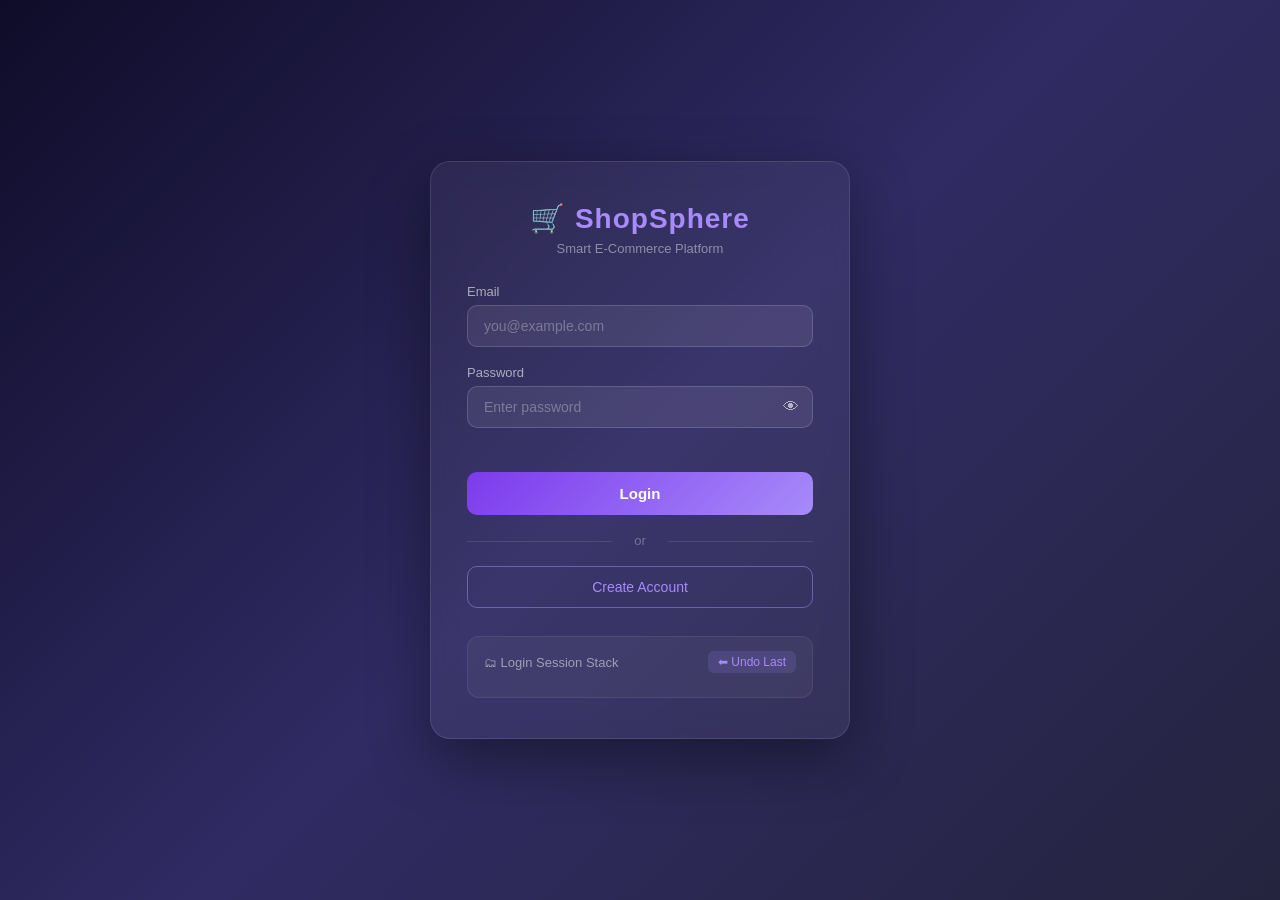
<file: E-COMMERCE/frontend/index.html>
<!DOCTYPE html>
<html lang="en">
<head>
  <meta charset="UTF-8" />
  <meta name="viewport" content="width=device-width, initial-scale=1.0"/>
  <title>ShopSphere – Login</title>
  <link rel="stylesheet" href="style.css" />
</head>
<body>
  <div class="container">
    <div class="card">
      <div class="logo">🛒 ShopSphere</div>
      <p class="tagline">Smart E-Commerce Platform</p>

      <form id="loginForm">
        <div class="input-group">
          <label for="email">Email</label>
          <input type="email" id="email" placeholder="you@example.com" required />
        </div>
        <div class="input-group">
          <label for="password">Password</label>
          <input type="password" id="password" placeholder="Enter password" required />
          <span class="toggle-pass" onclick="togglePassword('password')">👁</span>
        </div>
        <div id="errorMsg" class="error-msg"></div>
        <button type="submit" class="btn-login" id="loginBtn">Login</button>
      </form>

      <div class="divider">or</div>
      <button class="btn-register" onclick="window.location.href='register.html'">Create Account</button>

      <div class="session-panel">
        <div class="session-header">
          <span>🗂 Login Session Stack</span>
          <button class="btn-undo" onclick="undoLogin()">⬅ Undo Last</button>
        </div>
        <ul id="sessionStack"></ul>
      </div>
    </div>
  </div>
  <script src="app.js"></script>
</body>
</html>
</file>
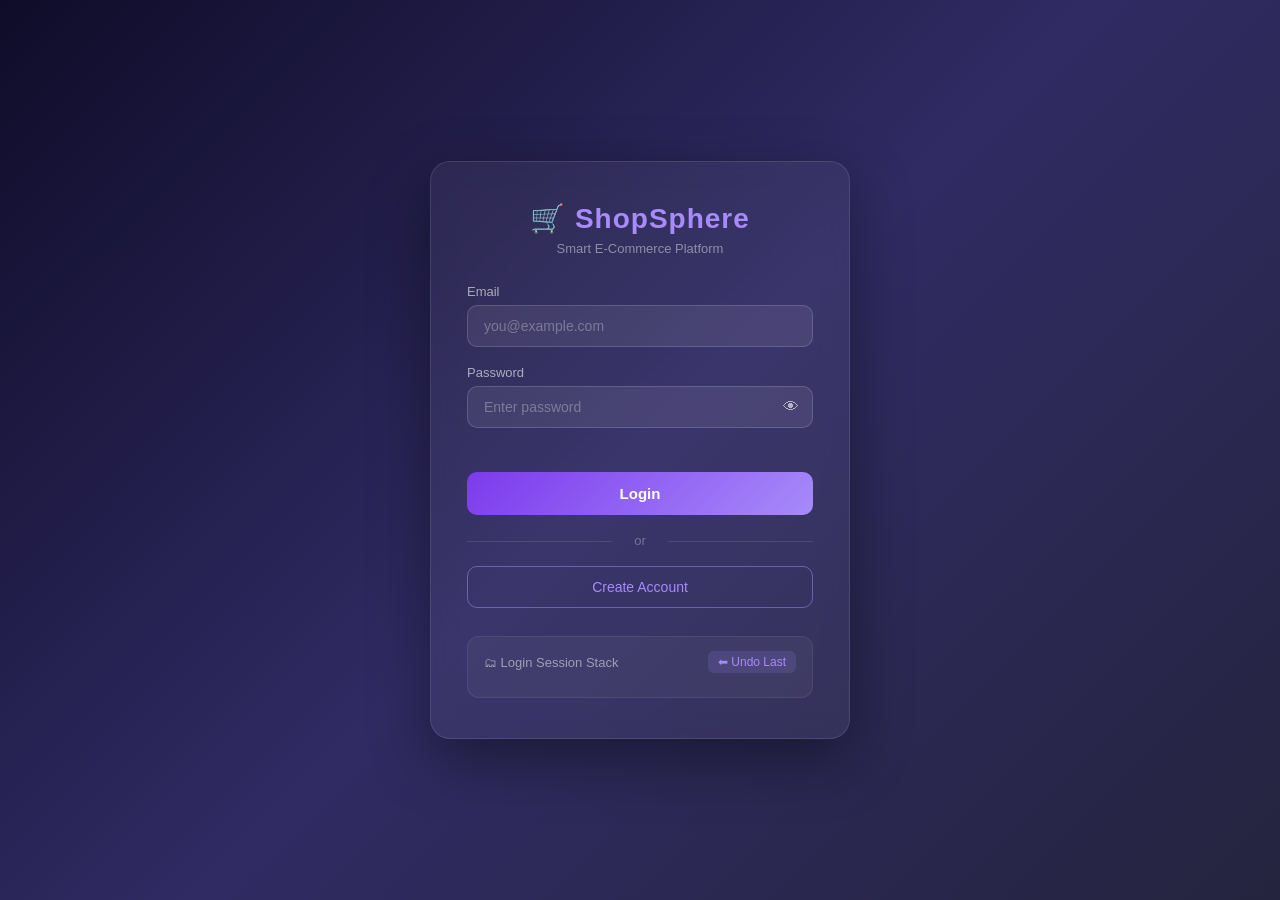
<file: E-COMMERCE/frontend/cart.html>
<!DOCTYPE html>
<html lang="en">
<head>
  <meta charset="UTF-8"/>
  <meta name="viewport" content="width=device-width, initial-scale=1.0"/>
  <title>ShopSphere – My Cart</title>
  <link rel="stylesheet" href="style.css"/>
  <link rel="stylesheet" href="https://cdnjs.cloudflare.com/ajax/libs/font-awesome/6.5.0/css/all.min.css"/>
</head>
<body class="dashboard-body">

  <!-- NAVBAR -->
  <nav class="navbar">
    <div class="nav-logo">🛒 ShopSphere</div>
    <div class="nav-search">
      <i class="fa fa-search"></i>
      <input type="text" placeholder="Search clothes, brands..."/>
    </div>
    <div class="nav-links">
      <a href="dashboard.html" class="nav-link"><i class="fa fa-house"></i> Home</a>
      <a href="dashboard.html#products" class="nav-link"><i class="fa fa-shirt"></i> Products</a>
      <a href="cart.html" class="nav-link active">
        <i class="fa fa-cart-shopping"></i> Cart
        <span class="badge" id="cartBadge">0</span>
      </a>
      <a href="#" class="nav-link"><i class="fa fa-heart"></i> Wishlist</a>
      <a href="#" class="nav-link"><i class="fa fa-box"></i> Orders</a>
    </div>
    <div class="nav-user">
      <div class="avatar" id="avatarCircle">U</div>
      <span id="userGreeting">Hello, User</span>
      <button class="btn-logout" onclick="logout()"><i class="fa fa-right-from-bracket"></i> Logout</button>
    </div>
  </nav>

  <!-- CART PAGE -->
  <div class="cart-page">

    <div class="cart-header">
      <h1><i class="fa fa-cart-shopping"></i> My Cart</h1>
      <div class="cart-actions">
        <button class="btn-undo-cart" onclick="undoRemove()">
          <i class="fa fa-rotate-left"></i> Undo Remove
        </button>
        <button class="btn-clear-cart" onclick="clearCart()">
          <i class="fa fa-trash"></i> Clear Cart
        </button>
      </div>
    </div>

    <!-- DS INFO BOX -->
    <div class="ds-info">
      <span>📊 Data Structure: <strong>ArrayList</strong> (add/view) + <strong>Stack</strong> (undo remove)</span>
    </div>

    <div class="cart-layout">

      <!-- CART ITEMS -->
      <div class="cart-items" id="cartItems">
        <div class="cart-empty" id="cartEmpty">
          <i class="fa fa-cart-shopping"></i>
          <p>Your cart is empty</p>
          <a href="dashboard.html" class="btn-shop">Continue Shopping →</a>
        </div>
      </div>

      <!-- ORDER SUMMARY -->
      <div class="cart-summary">
        <h2>Order Summary</h2>
        <div class="summary-row"><span>Items (<span id="itemCount">0</span>)</span><span id="subtotal">₹0</span></div>
        <div class="summary-row"><span>Shipping</span><span id="shipping" class="green">FREE</span></div>
        <div class="summary-row"><span>Discount</span><span id="discount" class="green">-₹0</span></div>
        <div class="summary-divider"></div>
        <div class="summary-row total"><span>Total</span><span id="total">₹0</span></div>
        <button class="btn-checkout" onclick="checkout()">
          <i class="fa fa-lock"></i> Proceed to Checkout
        </button>
        <a href="dashboard.html" class="continue-link">← Continue Shopping</a>

        <!-- STACK VISUALIZER -->
        <div class="stack-box">
          <div class="stack-title"><i class="fa fa-layer-group"></i> Undo Stack (removed items)</div>
          <ul id="undoStackList"><li class="stack-empty">Stack is empty</li></ul>
        </div>
      </div>

    </div>
  </div>

  <div class="toast" id="toast"></div>
  <script src="cart.js"></script>
</body>
</html>
</file>
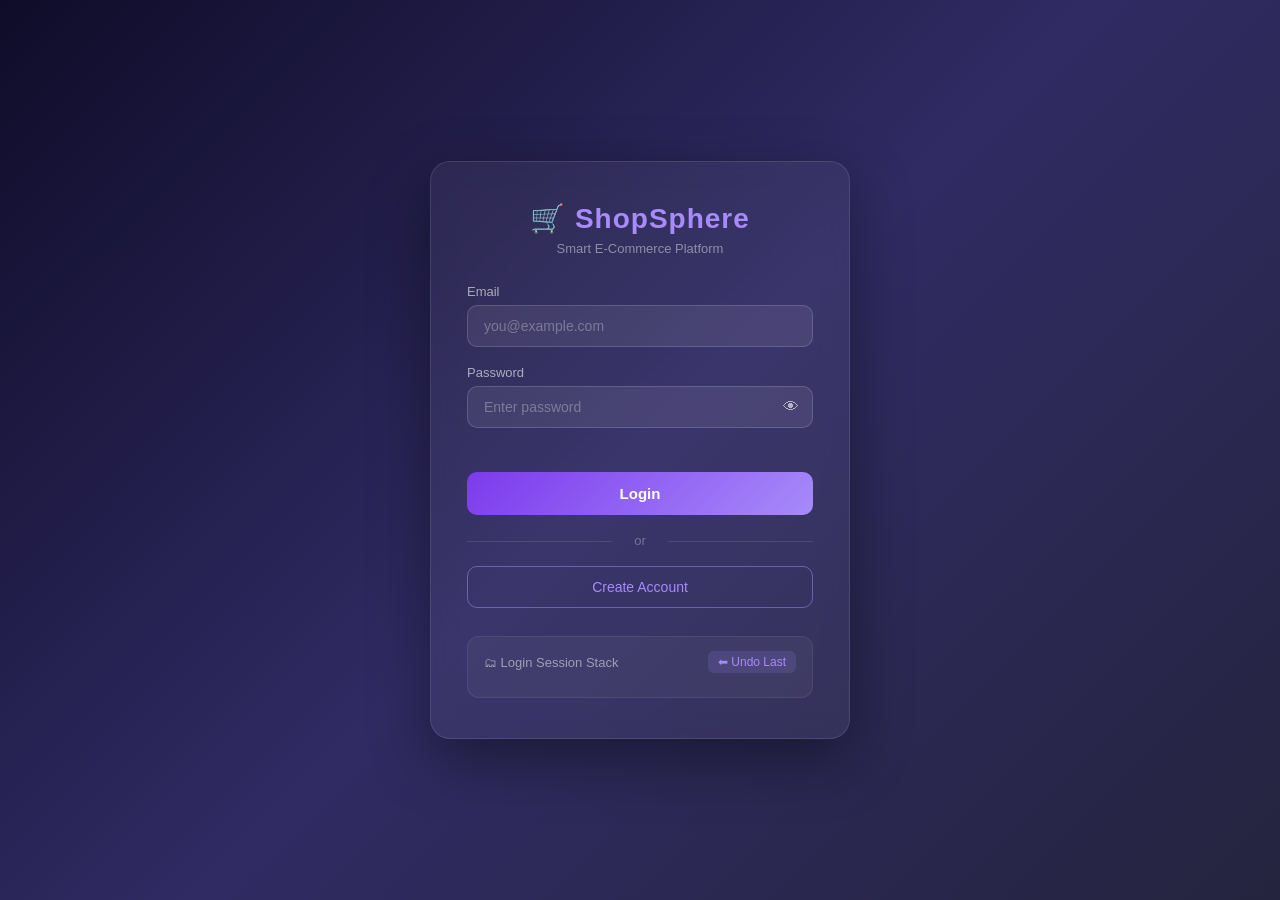
<file: E-COMMERCE/frontend/dashboard.html>
<!DOCTYPE html>
<html lang="en">
<head>
  <meta charset="UTF-8" />
  <meta name="viewport" content="width=device-width, initial-scale=1.0"/>
  <title>ShopSphere – Dashboard</title>
  <link rel="stylesheet" href="style.css" />
  <link rel="stylesheet" href="https://cdnjs.cloudflare.com/ajax/libs/font-awesome/6.5.0/css/all.min.css"/>
</head>
<body class="dashboard-body">

  <!-- ── NAVBAR ── -->
  <nav class="navbar">
    <div class="nav-logo">🛒 ShopSphere</div>

    <div class="nav-search">
      <i class="fa fa-search"></i>
      <input type="text" placeholder="Search clothes, brands..." />
    </div>

    <div class="nav-links">
      <a href="#home"       class="nav-link active"><i class="fa fa-house"></i> Home</a>
      <a href="#categories" class="nav-link"><i class="fa fa-list"></i> Categories</a>
      <a href="#products"   class="nav-link"><i class="fa fa-shirt"></i> Products</a>
      <a href="#"           class="nav-link"><i class="fa fa-heart"></i> Wishlist</a>
      <a href="cart.html" class="nav-link">
        <i class="fa fa-cart-shopping"></i> Cart
        <span class="badge" id="cartBadge">0</span>
      </a>
      <a href="#" class="nav-link"><i class="fa fa-box"></i> Orders</a>
    </div>

    <div class="nav-user">
      <div class="avatar" id="avatarCircle">D</div>
      <span id="userGreeting">Hello, User</span>
      <button class="btn-logout" onclick="logout()"><i class="fa fa-right-from-bracket"></i> Logout</button>
    </div>
  </nav>

  <!-- ── HERO BANNER ── -->
  <section class="hero" id="home">
    <div class="hero-content">
      <span class="hero-badge">New Arrivals 2025</span>
      <h1>Style That Speaks <span>For You</span></h1>
      <p>Discover premium fashion collections — Tops, Dresses, Ethnic wear & more at unbeatable prices.</p>
      <div class="hero-btns">
        <button class="btn-shop" onclick="document.getElementById('products').scrollIntoView({behavior:'smooth'})">Shop Now →</button>
        <button class="btn-outline" onclick="document.getElementById('categories').scrollIntoView({behavior:'smooth'})">Browse Categories</button>
      </div>
      <div class="hero-stats">
        <div class="stat"><strong>10K+</strong><span>Products</span></div>
        <div class="stat"><strong>5K+</strong><span>Customers</span></div>
        <div class="stat"><strong>4.8★</strong><span>Rating</span></div>
      </div>
    </div>
    <div class="hero-image">
      <img src="https://images.unsplash.com/photo-1483985988355-763728e1935b?w=600&q=80" alt="Fashion Banner"/>
    </div>
  </section>

  <!-- ── PROMO STRIP ── -->
  <div class="promo-strip">
    <span>🚚 Free Shipping on orders above ₹999</span>
    <span>🔄 Easy 30-day Returns</span>
    <span>🔒 Secure Payments</span>
    <span>⭐ 4.8/5 Rated by 5000+ Customers</span>
  </div>

  <!-- ── CATEGORIES ── -->
  <section class="section" id="categories">
    <div class="section-header">
      <h2>Shop by Category</h2>
      <a href="#" class="view-all">View All →</a>
    </div>
    <div class="categories-row">
      <div class="cat-card active-cat">
        <img src="https://images.unsplash.com/photo-1434389677669-e08b4cac3105?w=200&q=80" alt="Tops"/>
        <span>Tops</span>
      </div>
      <div class="cat-card">
        <img src="https://images.unsplash.com/photo-1595777457583-95e059d581b8?w=200&q=80" alt="Dresses"/>
        <span>Dresses</span>
      </div>
      <div class="cat-card">
        <img src="https://images.unsplash.com/photo-1542272604-787c3835535d?w=200&q=80" alt="Jeans"/>
        <span>Jeans</span>
      </div>
      <div class="cat-card">
        <img src="https://images.unsplash.com/photo-1551232864-3f0890e580d9?w=200&q=80" alt="Ethnic"/>
        <span>Ethnic</span>
      </div>
      <div class="cat-card">
        <img src="https://images.unsplash.com/photo-1591047139829-d91aecb6caea?w=200&q=80" alt="Jackets"/>
        <span>Jackets</span>
      </div>
      <div class="cat-card">
        <img src="https://images.unsplash.com/photo-1512436991641-6745cdb1723f?w=200&q=80" alt="Kurtas"/>
        <span>Kurtas</span>
      </div>
    </div>
  </section>

  <!-- ── FEATURED PRODUCTS ── -->
  <section class="section" id="products">
    <div class="section-header">
      <h2>Featured Products</h2>
      <div class="filter-tabs">
        <button class="tab active" onclick="filterProducts('all', this)">All</button>
        <button class="tab" onclick="filterProducts('tops', this)">Tops</button>
        <button class="tab" onclick="filterProducts('dress', this)">Dresses</button>
        <button class="tab" onclick="filterProducts('ethnic', this)">Ethnic</button>
        <button class="tab" onclick="filterProducts('jeans', this)">Jeans</button>
      </div>
    </div>

    <div class="products-grid" id="productsGrid"></div>
  </section>

  <!-- ── BANNER AD ── -->
  <section class="banner-ad">
    <div class="banner-text">
      <h2>Flat 40% OFF on Ethnic Wear</h2>
      <p>Limited time offer — Use code <strong>ETHNIC40</strong> at checkout</p>
      <button class="btn-shop">Grab the Deal →</button>
    </div>
    <img src="https://images.unsplash.com/photo-1558618666-fcd25c85cd64?w=500&q=80" alt="Sale Banner"/>
  </section>

  <!-- ── TOAST ── -->
  <div class="toast" id="toast"></div>

  <script src="dashboard.js"></script>
</body>
</html>
</file>
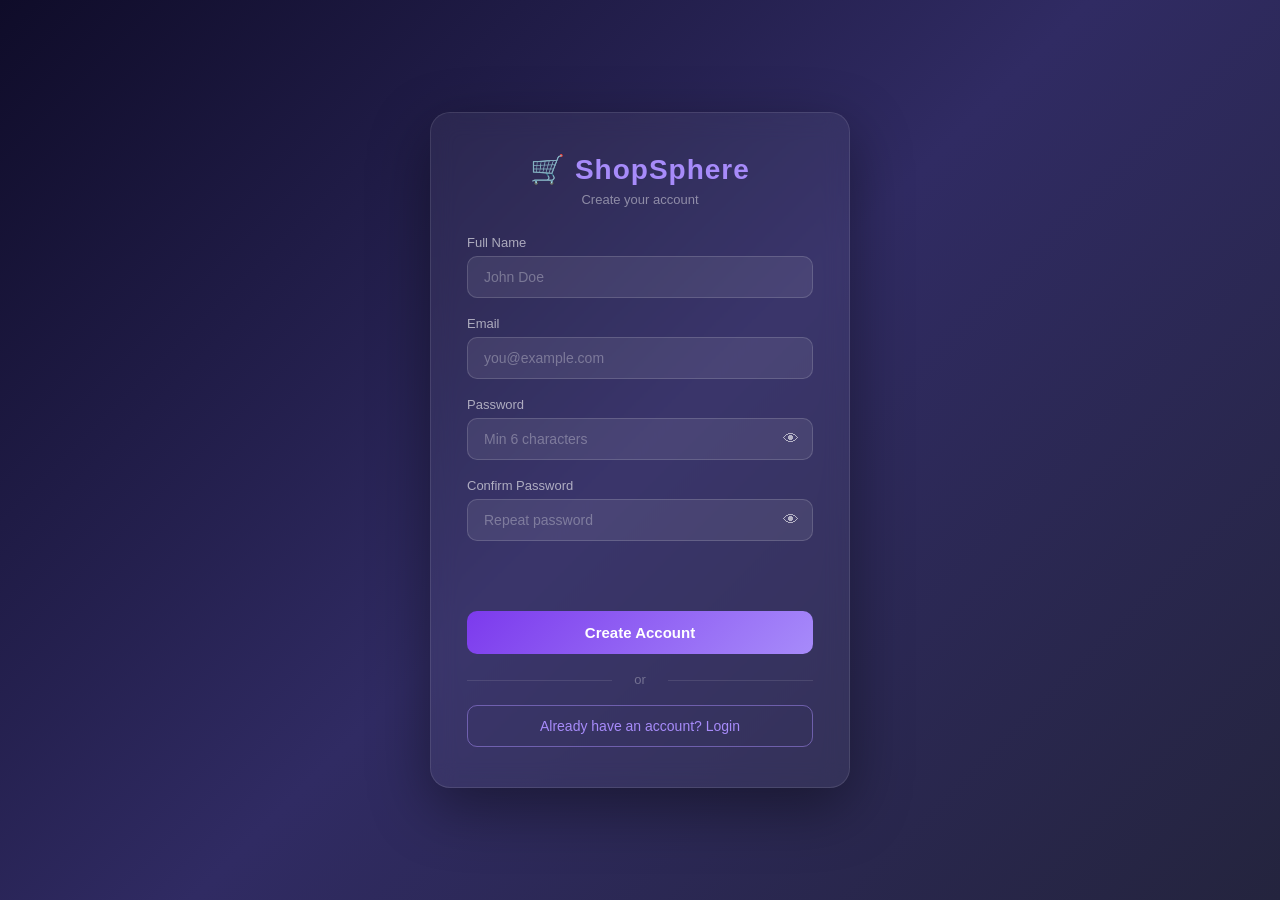
<file: E-COMMERCE/frontend/register.html>
<!DOCTYPE html>
<html lang="en">
<head>
  <meta charset="UTF-8" />
  <meta name="viewport" content="width=device-width, initial-scale=1.0"/>
  <title>ShopSphere – Register</title>
  <link rel="stylesheet" href="style.css" />
</head>
<body>
  <div class="container">
    <div class="card">
      <div class="logo">🛒 ShopSphere</div>
      <p class="tagline">Create your account</p>

      <form id="registerForm">
        <div class="input-group">
          <label for="full_name">Full Name</label>
          <input type="text" id="full_name" placeholder="John Doe" required />
        </div>
        <div class="input-group">
          <label for="email">Email</label>
          <input type="email" id="email" placeholder="you@example.com" required />
        </div>
        <div class="input-group">
          <label for="password">Password</label>
          <input type="password" id="password" placeholder="Min 6 characters" required />
          <span class="toggle-pass" onclick="togglePassword('password')">👁</span>
        </div>
        <div class="input-group">
          <label for="confirm_password">Confirm Password</label>
          <input type="password" id="confirm_password" placeholder="Repeat password" required />
          <span class="toggle-pass" onclick="togglePassword('confirm_password')">👁</span>
        </div>
        <div id="errorMsg" class="error-msg"></div>
        <div id="successMsg" class="success-msg"></div>
        <button type="submit" class="btn-login" id="registerBtn">Create Account</button>
      </form>

      <div class="divider">or</div>
      <button class="btn-register" onclick="window.location.href='index.html'">Already have an account? Login</button>
    </div>
  </div>
  <script src="register.js"></script>
</body>
</html>
</file>
<file: E-COMMERCE/frontend/style.css>
* {
  margin: 0; padding: 0;
  box-sizing: border-box;
  font-family: 'Segoe UI', sans-serif;
}

/* ── AUTH PAGES ────────────────────────────────────────────────── */
body {
  min-height: 100vh;
  background: linear-gradient(135deg, #0f0c29, #302b63, #24243e);
  display: flex;
  align-items: center;
  justify-content: center;
}

.dashboard-body {
  display: block !important;
  background: #0f0c29;
  min-height: 100vh;
}

.container {
  width: 100%;
  display: flex;
  justify-content: center;
  padding: 20px;
}

.card {
  background: rgba(255,255,255,0.05);
  backdrop-filter: blur(12px);
  border: 1px solid rgba(255,255,255,0.1);
  border-radius: 20px;
  padding: 40px 36px;
  width: 100%; max-width: 420px;
  color: #fff;
  box-shadow: 0 20px 60px rgba(0,0,0,0.4);
}

.logo {
  font-size: 28px; font-weight: 700;
  text-align: center; color: #a78bfa; letter-spacing: 1px;
}

.tagline {
  text-align: center; font-size: 13px;
  color: rgba(255,255,255,0.45); margin: 6px 0 28px;
}

.input-group { position: relative; margin-bottom: 18px; }

.input-group label {
  display: block; font-size: 13px;
  color: rgba(255,255,255,0.6); margin-bottom: 6px;
}

.input-group input {
  width: 100%; padding: 12px 16px;
  background: rgba(255,255,255,0.08);
  border: 1px solid rgba(255,255,255,0.15);
  border-radius: 10px; color: #fff; font-size: 14px;
  outline: none; transition: border 0.3s;
}

.input-group input:focus { border-color: #a78bfa; }
.input-group input::placeholder { color: rgba(255,255,255,0.3); }

.toggle-pass {
  position: absolute; right: 14px; bottom: 12px;
  cursor: pointer; font-size: 16px; opacity: 0.6;
}

.error-msg { color: #f87171; font-size: 12px; margin-bottom: 10px; min-height: 16px; }
.success-msg { color: #34d399; font-size: 12px; margin-bottom: 10px; min-height: 16px; }

.btn-login {
  width: 100%; padding: 13px;
  background: linear-gradient(135deg, #7c3aed, #a78bfa);
  color: #fff; font-size: 15px; font-weight: 600;
  border: none; border-radius: 10px; cursor: pointer; transition: opacity 0.3s;
}

.btn-login:hover { opacity: 0.88; }
.btn-login:disabled { opacity: 0.5; cursor: not-allowed; }

.divider {
  text-align: center; margin: 18px 0;
  color: rgba(255,255,255,0.3); font-size: 13px; position: relative;
}
.divider::before, .divider::after {
  content: ''; position: absolute; top: 50%;
  width: 42%; height: 1px; background: rgba(255,255,255,0.1);
}
.divider::before { left: 0; } .divider::after { right: 0; }

.btn-register {
  width: 100%; padding: 12px; background: transparent;
  border: 1px solid rgba(167,139,250,0.5); color: #a78bfa;
  font-size: 14px; border-radius: 10px; cursor: pointer; transition: background 0.3s;
}
.btn-register:hover { background: rgba(167,139,250,0.1); }

/* ── SESSION STACK ─────────────────────────────────────────────── */
.session-panel {
  margin-top: 28px;
  background: rgba(255,255,255,0.04);
  border: 1px solid rgba(255,255,255,0.08);
  border-radius: 12px; padding: 14px 16px;
}
.session-header {
  display: flex; justify-content: space-between; align-items: center;
  font-size: 13px; color: rgba(255,255,255,0.5); margin-bottom: 10px;
}
.btn-undo {
  background: rgba(167,139,250,0.15); border: none; color: #a78bfa;
  font-size: 12px; padding: 4px 10px; border-radius: 6px; cursor: pointer;
}
.btn-undo:hover { background: rgba(167,139,250,0.3); }
#sessionStack { list-style: none; max-height: 130px; overflow-y: auto; display: flex; flex-direction: column-reverse; }
#sessionStack li { font-size: 12px; padding: 5px 8px; border-radius: 6px; margin-bottom: 4px; display: flex; justify-content: space-between; }
#sessionStack li.success { background: rgba(52,211,153,0.1); color: #34d399; }
#sessionStack li.failed  { background: rgba(248,113,113,0.1); color: #f87171; }

/* ── NAVBAR ────────────────────────────────────────────────────── */
.navbar {
  display: flex; align-items: center; justify-content: space-between;
  padding: 14px 40px; background: rgba(10,8,30,0.95);
  border-bottom: 1px solid rgba(255,255,255,0.08);
  position: sticky; top: 0; z-index: 100; backdrop-filter: blur(10px);
  gap: 20px;
}

.nav-logo { font-size: 22px; font-weight: 700; color: #a78bfa; white-space: nowrap; }

.nav-search {
  display: flex; align-items: center; gap: 10px;
  background: rgba(255,255,255,0.07); border: 1px solid rgba(255,255,255,0.12);
  border-radius: 30px; padding: 8px 18px; flex: 1; max-width: 340px;
}
.nav-search i { color: rgba(255,255,255,0.4); }
.nav-search input {
  background: transparent; border: none; outline: none;
  color: #fff; font-size: 14px; width: 100%;
}
.nav-search input::placeholder { color: rgba(255,255,255,0.3); }

.nav-links { display: flex; gap: 6px; }

.nav-link {
  color: rgba(255,255,255,0.6); text-decoration: none;
  font-size: 13px; padding: 7px 12px; border-radius: 8px;
  transition: all 0.3s; white-space: nowrap; display: flex; align-items: center; gap: 5px;
}
.nav-link:hover, .nav-link.active {
  color: #a78bfa; background: rgba(167,139,250,0.1);
}

.badge {
  background: #7c3aed; color: #fff; border-radius: 50%;
  font-size: 10px; padding: 1px 6px; margin-left: 2px;
}

.nav-user { display: flex; align-items: center; gap: 10px; white-space: nowrap; }

.avatar {
  width: 34px; height: 34px; border-radius: 50%;
  background: linear-gradient(135deg, #7c3aed, #a78bfa);
  display: flex; align-items: center; justify-content: center;
  font-weight: 700; color: #fff; font-size: 14px;
}

.nav-user span { font-size: 13px; color: rgba(255,255,255,0.7); }

.btn-logout {
  padding: 7px 14px;
  background: rgba(248,113,113,0.12);
  border: 1px solid rgba(248,113,113,0.3);
  color: #f87171; border-radius: 8px; cursor: pointer;
  font-size: 13px; transition: background 0.3s; display: flex; align-items: center; gap: 5px;
}
.btn-logout:hover { background: rgba(248,113,113,0.25); }

/* ── HERO ──────────────────────────────────────────────────────── */
.hero {
  display: flex; align-items: center; justify-content: space-between;
  padding: 60px 80px; gap: 40px;
  background: linear-gradient(135deg, rgba(124,58,237,0.25) 0%, rgba(15,12,41,0) 60%);
  border-bottom: 1px solid rgba(255,255,255,0.06); overflow: hidden;
}

.hero-badge {
  display: inline-block; background: rgba(167,139,250,0.15);
  color: #a78bfa; border: 1px solid rgba(167,139,250,0.3);
  border-radius: 20px; padding: 5px 14px; font-size: 12px;
  font-weight: 600; margin-bottom: 16px; letter-spacing: 1px;
}

.hero-content h1 {
  font-size: 46px; font-weight: 800; color: #fff;
  line-height: 1.15; margin-bottom: 16px;
}
.hero-content h1 span { color: #a78bfa; }

.hero-content p {
  color: rgba(255,255,255,0.55); font-size: 16px;
  max-width: 460px; margin-bottom: 28px; line-height: 1.6;
}

.hero-btns { display: flex; gap: 14px; margin-bottom: 36px; flex-wrap: wrap; }

.btn-shop {
  padding: 13px 30px;
  background: linear-gradient(135deg, #7c3aed, #a78bfa);
  color: #fff; border: none; border-radius: 10px;
  font-size: 15px; font-weight: 600; cursor: pointer; transition: opacity 0.3s;
}
.btn-shop:hover { opacity: 0.88; }

.btn-outline {
  padding: 13px 30px; background: transparent;
  border: 1px solid rgba(167,139,250,0.5); color: #a78bfa;
  border-radius: 10px; font-size: 15px; cursor: pointer; transition: background 0.3s;
}
.btn-outline:hover { background: rgba(167,139,250,0.1); }

.hero-stats { display: flex; gap: 30px; }
.stat { display: flex; flex-direction: column; }
.stat strong { color: #fff; font-size: 20px; font-weight: 700; }
.stat span { color: rgba(255,255,255,0.4); font-size: 12px; }

.hero-image { flex-shrink: 0; }
.hero-image img {
  width: 420px; height: 480px; object-fit: cover;
  border-radius: 20px; box-shadow: 0 30px 80px rgba(124,58,237,0.3);
}

/* ── PROMO STRIP ───────────────────────────────────────────────── */
.promo-strip {
  display: flex; justify-content: space-around; align-items: center;
  background: rgba(124,58,237,0.15); border-top: 1px solid rgba(124,58,237,0.2);
  border-bottom: 1px solid rgba(124,58,237,0.2);
  padding: 14px 40px; flex-wrap: wrap; gap: 10px;
}
.promo-strip span { color: rgba(255,255,255,0.7); font-size: 13px; }

/* ── SECTIONS ──────────────────────────────────────────────────── */
.section { padding: 50px 60px; }

.section-header {
  display: flex; justify-content: space-between; align-items: center;
  margin-bottom: 28px;
}
.section-header h2 { font-size: 24px; font-weight: 700; color: #fff; }
.view-all { color: #a78bfa; font-size: 14px; text-decoration: none; }
.view-all:hover { text-decoration: underline; }

/* ── CATEGORIES ────────────────────────────────────────────────── */
.categories-row { display: flex; gap: 16px; flex-wrap: wrap; }

.cat-card {
  display: flex; flex-direction: column; align-items: center; gap: 10px;
  cursor: pointer; transition: transform 0.3s;
}
.cat-card:hover { transform: translateY(-4px); }

.cat-card img {
  width: 110px; height: 110px; border-radius: 50%; object-fit: cover;
  border: 3px solid rgba(255,255,255,0.1); transition: border-color 0.3s;
}
.cat-card.active-cat img, .cat-card:hover img { border-color: #a78bfa; }

.cat-card span { color: rgba(255,255,255,0.75); font-size: 13px; font-weight: 500; }

/* ── FILTER TABS ───────────────────────────────────────────────── */
.filter-tabs { display: flex; gap: 8px; }

.tab {
  padding: 7px 18px; background: rgba(255,255,255,0.06);
  border: 1px solid rgba(255,255,255,0.1); color: rgba(255,255,255,0.6);
  border-radius: 20px; font-size: 13px; cursor: pointer; transition: all 0.3s;
}
.tab:hover, .tab.active {
  background: rgba(167,139,250,0.2); border-color: #a78bfa; color: #a78bfa;
}

/* ── PRODUCTS GRID ─────────────────────────────────────────────── */
.products-grid {
  display: grid;
  grid-template-columns: repeat(auto-fill, minmax(240px, 1fr));
  gap: 24px;
}

.product-card {
  background: rgba(255,255,255,0.04);
  border: 1px solid rgba(255,255,255,0.08);
  border-radius: 16px; overflow: hidden; position: relative;
  transition: all 0.3s; color: #fff;
}
.product-card:hover {
  transform: translateY(-6px);
  border-color: rgba(167,139,250,0.3);
  box-shadow: 0 16px 40px rgba(124,58,237,0.2);
}

.prod-badge {
  position: absolute; top: 12px; left: 12px;
  background: linear-gradient(135deg, #7c3aed, #a78bfa);
  color: #fff; font-size: 11px; font-weight: 600;
  padding: 3px 10px; border-radius: 20px; z-index: 2;
}

.prod-img-wrap { position: relative; overflow: hidden; }
.prod-img-wrap img {
  width: 100%; height: 260px; object-fit: cover;
  transition: transform 0.4s;
}
.product-card:hover .prod-img-wrap img { transform: scale(1.06); }

.wishlist-btn {
  position: absolute; top: 10px; right: 10px;
  background: rgba(0,0,0,0.5); border: none;
  color: rgba(255,255,255,0.6); border-radius: 50%;
  width: 34px; height: 34px; cursor: pointer;
  display: flex; align-items: center; justify-content: center;
  font-size: 14px; transition: all 0.3s;
}
.wishlist-btn:hover, .wishlist-btn.wishlisted { color: #f87171; background: rgba(248,113,113,0.2); }

.prod-info { padding: 16px; }

.prod-name { font-size: 15px; font-weight: 600; margin-bottom: 6px; }

.prod-desc {
  font-size: 12px; color: rgba(255,255,255,0.45);
  margin-bottom: 10px; line-height: 1.5;
  display: -webkit-box; -webkit-line-clamp: 2; -webkit-box-orient: vertical; overflow: hidden;
}

.prod-rating { display: flex; align-items: center; gap: 6px; margin-bottom: 10px; }
.stars { color: #f59e0b; font-size: 12px; }
.rating-num { color: #f59e0b; font-size: 13px; font-weight: 600; }
.prod-rating span:last-child { color: rgba(255,255,255,0.35); font-size: 12px; }

.prod-price { display: flex; align-items: center; gap: 8px; margin-bottom: 14px; flex-wrap: wrap; }
.price-now { font-size: 18px; font-weight: 700; color: #fff; }
.price-old { font-size: 13px; color: rgba(255,255,255,0.35); text-decoration: line-through; }
.price-off { font-size: 12px; color: #34d399; font-weight: 600; }

.btn-add-cart {
  width: 100%; padding: 10px;
  background: linear-gradient(135deg, #7c3aed, #a78bfa);
  color: #fff; border: none; border-radius: 10px;
  font-size: 14px; font-weight: 600; cursor: pointer;
  display: flex; align-items: center; justify-content: center; gap: 7px;
  transition: opacity 0.3s;
}
.btn-add-cart:hover { opacity: 0.85; }

/* ── BANNER AD ─────────────────────────────────────────────────── */
.banner-ad {
  margin: 0 60px 50px;
  background: linear-gradient(135deg, rgba(124,58,237,0.3), rgba(167,139,250,0.1));
  border: 1px solid rgba(167,139,250,0.2);
  border-radius: 20px; overflow: hidden;
  display: flex; align-items: center; justify-content: space-between;
  padding: 40px 60px; gap: 30px;
}
.banner-text h2 { font-size: 28px; font-weight: 700; color: #fff; margin-bottom: 10px; }
.banner-text p { color: rgba(255,255,255,0.6); font-size: 15px; margin-bottom: 20px; }
.banner-text strong { color: #a78bfa; }
.banner-ad img { width: 260px; height: 180px; object-fit: cover; border-radius: 12px; }

/* ── TOAST ─────────────────────────────────────────────────────── */
.toast {
  position: fixed; bottom: 30px; right: 30px;
  background: rgba(124,58,237,0.95); color: #fff;
  padding: 12px 22px; border-radius: 10px; font-size: 14px;
  opacity: 0; transform: translateY(20px); transition: all 0.4s;
  pointer-events: none; z-index: 999;
}
.toast.show { opacity: 1; transform: translateY(0); }

/* ── RESPONSIVE ────────────────────────────────────────────────── */
@media (max-width: 900px) {
  .hero { flex-direction: column; padding: 40px 24px; text-align: center; }
  .hero-image img { width: 100%; height: 300px; }
  .hero-btns { justify-content: center; }
  .hero-stats { justify-content: center; }
  .navbar { flex-wrap: wrap; padding: 12px 20px; gap: 10px; }
  .nav-links { order: 3; width: 100%; justify-content: center; flex-wrap: wrap; }
  .section { padding: 30px 20px; }
  .banner-ad { flex-direction: column; margin: 0 20px 30px; padding: 30px 24px; }
}

/* ── CART PAGE ─────────────────────────────────────────────────── */
.cart-page { padding: 40px 60px; color: #fff; }

.cart-header {
  display: flex; justify-content: space-between; align-items: center;
  margin-bottom: 14px;
}
.cart-header h1 { font-size: 26px; font-weight: 700; display: flex; align-items: center; gap: 10px; }

.cart-actions { display: flex; gap: 10px; }

.btn-undo-cart {
  padding: 9px 18px; background: rgba(167,139,250,0.15);
  border: 1px solid rgba(167,139,250,0.4); color: #a78bfa;
  border-radius: 8px; cursor: pointer; font-size: 13px;
  display: flex; align-items: center; gap: 6px; transition: background 0.3s;
}
.btn-undo-cart:hover { background: rgba(167,139,250,0.3); }

.btn-clear-cart {
  padding: 9px 18px; background: rgba(248,113,113,0.12);
  border: 1px solid rgba(248,113,113,0.3); color: #f87171;
  border-radius: 8px; cursor: pointer; font-size: 13px;
  display: flex; align-items: center; gap: 6px; transition: background 0.3s;
}
.btn-clear-cart:hover { background: rgba(248,113,113,0.25); }

.ds-info {
  background: rgba(124,58,237,0.1); border: 1px solid rgba(124,58,237,0.25);
  border-radius: 8px; padding: 10px 16px; font-size: 13px;
  color: rgba(255,255,255,0.6); margin-bottom: 28px;
}
.ds-info strong { color: #a78bfa; }

.cart-layout { display: grid; grid-template-columns: 1fr 340px; gap: 28px; align-items: start; }

.cart-items { display: flex; flex-direction: column; gap: 16px; }

.cart-empty {
  display: flex; flex-direction: column; align-items: center;
  justify-content: center; gap: 14px; padding: 60px;
  background: rgba(255,255,255,0.03); border: 1px dashed rgba(255,255,255,0.1);
  border-radius: 16px; color: rgba(255,255,255,0.3);
}
.cart-empty i { font-size: 48px; }
.cart-empty p { font-size: 16px; }

.cart-item {
  display: flex; align-items: center; gap: 20px;
  background: rgba(255,255,255,0.04); border: 1px solid rgba(255,255,255,0.08);
  border-radius: 14px; padding: 16px 20px; transition: border-color 0.3s;
}
.cart-item:hover { border-color: rgba(167,139,250,0.3); }

.cart-item-img {
  width: 90px; height: 90px; border-radius: 10px;
  object-fit: cover; flex-shrink: 0;
}

.cart-item-info { flex: 1; }
.cart-item-info h3 { font-size: 15px; font-weight: 600; margin-bottom: 4px; }
.cart-item-cat {
  font-size: 11px; color: #a78bfa; background: rgba(167,139,250,0.1);
  padding: 2px 8px; border-radius: 10px; text-transform: capitalize;
}
.cart-item-price { display: flex; align-items: center; gap: 8px; margin-top: 8px; }

.cart-item-actions {
  display: flex; flex-direction: column; align-items: flex-end; gap: 8px;
}
.item-index { font-size: 11px; color: rgba(255,255,255,0.3); }

.btn-remove {
  padding: 7px 14px; background: rgba(248,113,113,0.1);
  border: 1px solid rgba(248,113,113,0.3); color: #f87171;
  border-radius: 8px; cursor: pointer; font-size: 13px;
  display: flex; align-items: center; gap: 5px; transition: background 0.3s;
}
.btn-remove:hover { background: rgba(248,113,113,0.25); }

/* ── ORDER SUMMARY ─────────────────────────────────────────────── */
.cart-summary {
  background: rgba(255,255,255,0.04); border: 1px solid rgba(255,255,255,0.08);
  border-radius: 16px; padding: 24px; position: sticky; top: 80px;
}
.cart-summary h2 { font-size: 18px; font-weight: 700; margin-bottom: 20px; }

.summary-row {
  display: flex; justify-content: space-between;
  font-size: 14px; color: rgba(255,255,255,0.7); margin-bottom: 12px;
}
.summary-row.total { font-size: 18px; font-weight: 700; color: #fff; margin-top: 4px; }

.green { color: #34d399; }
.summary-divider { height: 1px; background: rgba(255,255,255,0.08); margin: 14px 0; }

.btn-checkout {
  width: 100%; padding: 13px;
  background: linear-gradient(135deg, #7c3aed, #a78bfa);
  color: #fff; border: none; border-radius: 10px;
  font-size: 15px; font-weight: 600; cursor: pointer;
  display: flex; align-items: center; justify-content: center;
  gap: 8px; margin-top: 16px; transition: opacity 0.3s;
}
.btn-checkout:hover { opacity: 0.88; }

.continue-link {
  display: block; text-align: center; margin-top: 12px;
  color: rgba(255,255,255,0.4); font-size: 13px; text-decoration: none;
}
.continue-link:hover { color: #a78bfa; }

/* ── STACK VISUALIZER ──────────────────────────────────────────── */
.stack-box {
  margin-top: 24px; background: rgba(255,255,255,0.03);
  border: 1px solid rgba(255,255,255,0.07); border-radius: 12px; padding: 14px;
}
.stack-title {
  font-size: 13px; color: rgba(255,255,255,0.5);
  margin-bottom: 10px; display: flex; align-items: center; gap: 6px;
}
#undoStackList { list-style: none; }

.stack-item {
  display: flex; justify-content: space-between;
  font-size: 12px; padding: 6px 10px; border-radius: 6px;
  background: rgba(248,113,113,0.08); color: #f87171;
  margin-bottom: 4px; border: 1px solid rgba(248,113,113,0.15);
}
.stack-top { background: rgba(248,113,113,0.18) !important; font-weight: 600; }
.stack-empty { font-size: 12px; color: rgba(255,255,255,0.25); text-align: center; padding: 6px; }

@media (max-width: 900px) {
  .cart-page { padding: 20px; }
  .cart-layout { grid-template-columns: 1fr; }
}

/* ── CART ANIMATIONS ───────────────────────────────────────────── */
.cart-item {
  transition: all 0.35s ease;
  opacity: 1;
  transform: translateX(0);
}

.cart-item.item-enter {
  opacity: 0;
  transform: translateX(-20px);
}

.cart-item.item-visible {
  opacity: 1;
  transform: translateX(0);
}

.cart-item.removing {
  opacity: 0;
  transform: translateX(60px);
  pointer-events: none;
}

/* ── BTN ADDED STATE ───────────────────────────────────────────── */
.btn-add-cart.btn-added {
  background: linear-gradient(135deg, #059669, #34d399) !important;
}

/* ── TOAST TYPES ───────────────────────────────────────────────── */
.toast-success  { background: rgba(5, 150, 105, 0.95) !important; }
.toast-warning  { background: rgba(217, 119, 6, 0.95) !important; }
.toast-default  { background: rgba(124, 58, 237, 0.95) !important; }
</file>
